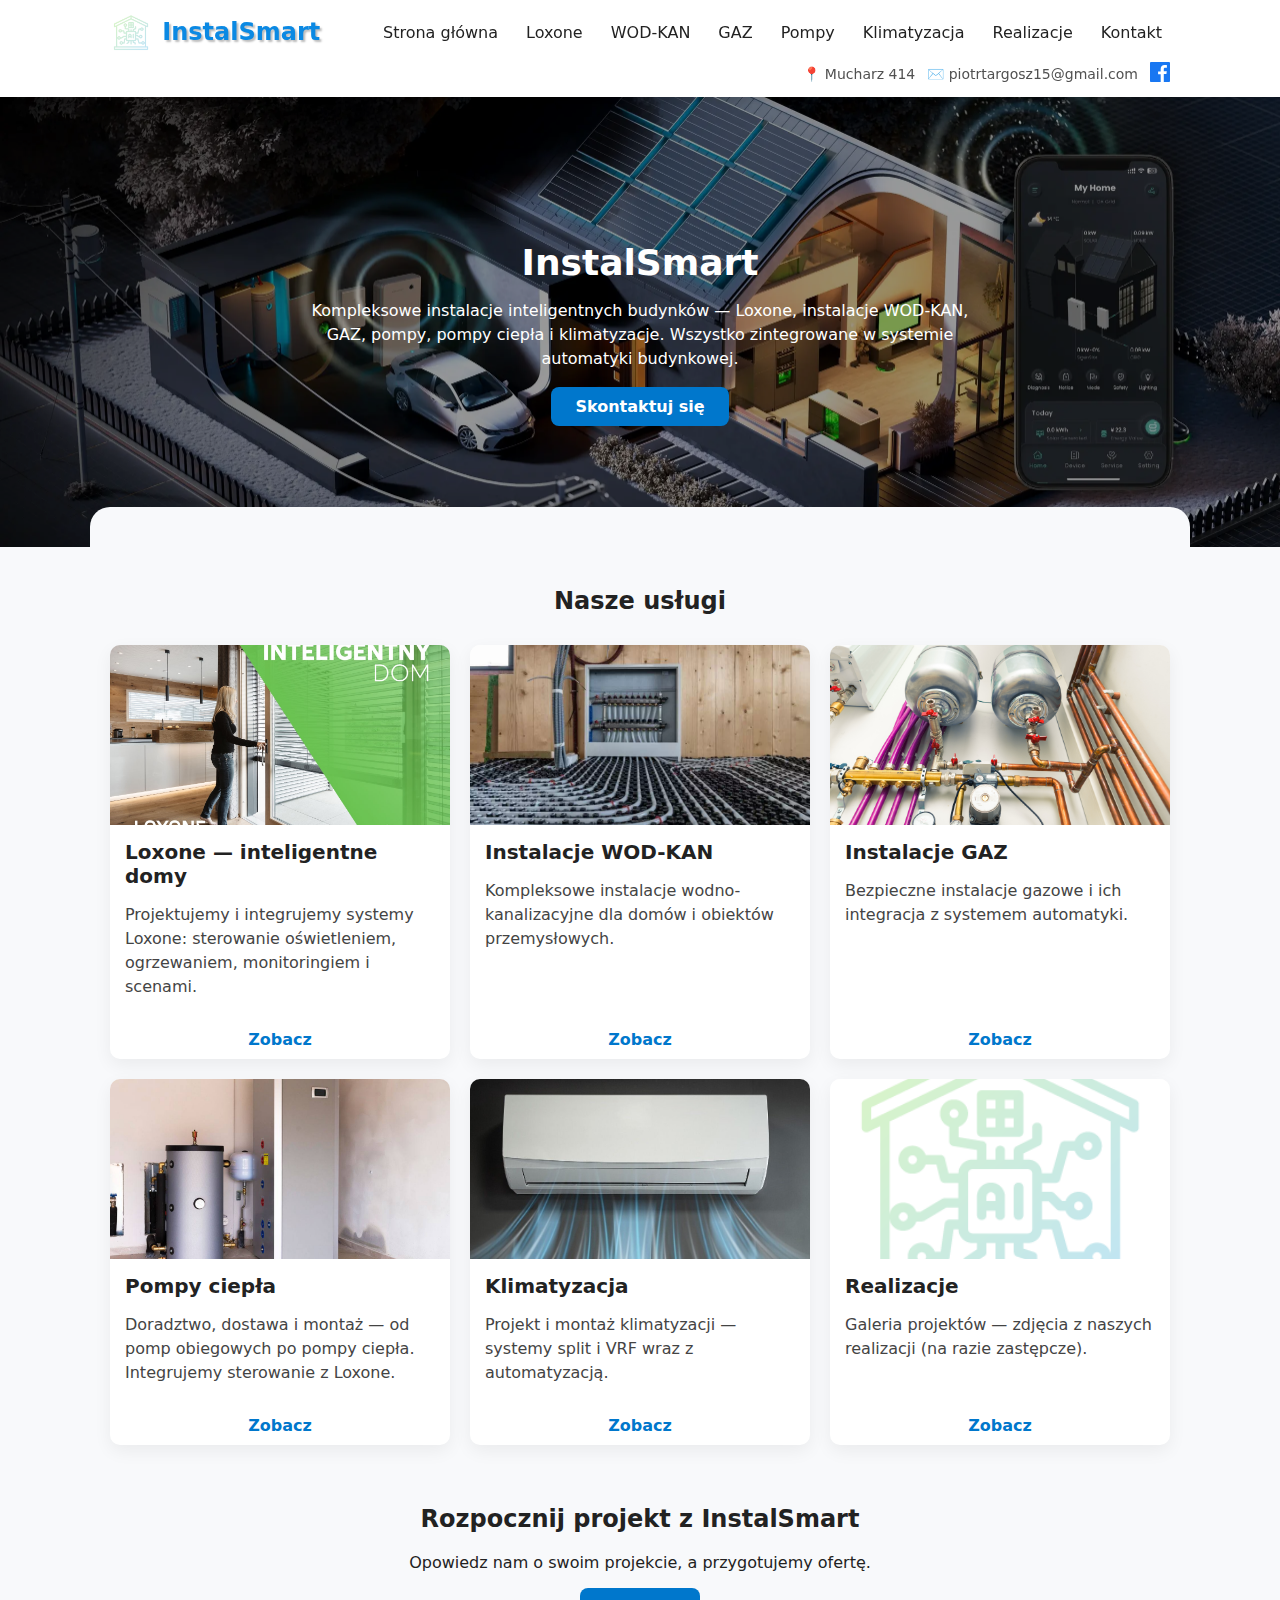
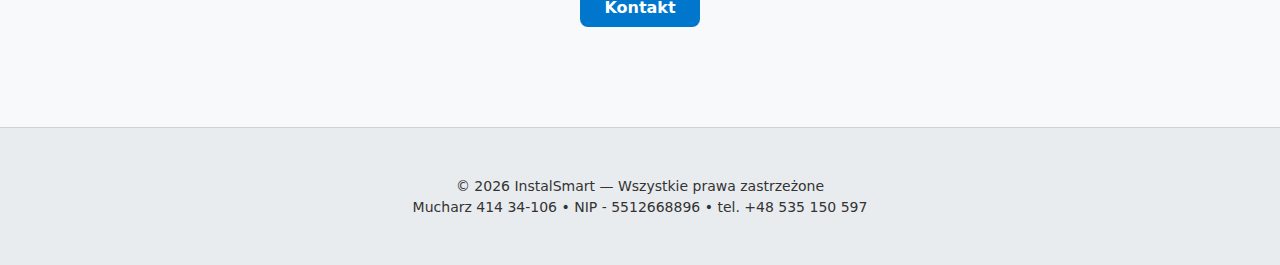
<file: index.html>
<!DOCTYPE html>
<html lang="pl">
<head>
  <meta charset="utf-8" />
  <meta name="viewport" content="width=device-width, initial-scale=1" />
  <title>InstalSmart — Inteligentne domy i instalacje</title>
  <link rel="stylesheet" href="styles.css">

</head>
<body>

  <div id="site-header"></div>


  <section class="hero">
    <img src="images/tlo.webp" alt="Tło hero" class="hero-img">
    <div class="hero-overlay"></div>
    <div class="hero-content">
      <h1>InstalSmart</h1>
      <p>Kompleksowe instalacje inteligentnych budynków — Loxone, instalacje WOD-KAN, GAZ, pompy, pompy ciepła i klimatyzacje. Wszystko zintegrowane w systemie automatyki budynkowej.</p>
      <a class="btn" href="kontakt.html">Skontaktuj się</a>
    </div>
  </section>

  <main class="main-content container">
    <section class="services">
      <h2>Nasze usługi</h2>
      <div class="grid">
        <article class="card">
          <img src="images/loxone.jpg" alt="System Loxone inteligentny dom">
          <h3>Loxone — inteligentne domy</h3>
          <p>Projektujemy i integrujemy systemy Loxone: sterowanie oświetleniem, ogrzewaniem, monitoringiem i scenami.</p>
          <a href="loxone.html" class="card-link">Zobacz</a>
        </article>

        <article class="card">
          <img src="images/wod-kan.webp" alt="Instalacje wodno-kanalizacyjne">
          <h3>Instalacje WOD-KAN</h3>
          <p>Kompleksowe instalacje wodno-kanalizacyjne dla domów i obiektów przemysłowych.</p>
          <a href="wod-kan.html" class="card-link">Zobacz</a>
        </article>

        <article class="card">
          <img src="images/gaz.jpeg" alt="Instalacje gazowe">
          <h3>Instalacje GAZ</h3>
          <p>Bezpieczne instalacje gazowe i ich integracja z systemem automatyki.</p>
          <a href="gaz.html" class="card-link">Zobacz</a>
        </article>

        <article class="card">
          <img src="images/pompa-ciepla.jpg" alt="Pompy ciepła i pompy obiegowe">
          <h3>Pompy ciepła</h3>
          <p>Doradztwo, dostawa i montaż — od pomp obiegowych po pompy ciepła. Integrujemy sterowanie z Loxone.</p>
          <a href="pompy.html" class="card-link">Zobacz</a>
        </article>

        <article class="card">
          <img src="images/klimatyzacja.jpeg" alt="Systemy klimatyzacji">
          <h3>Klimatyzacja</h3>
          <p>Projekt i montaż klimatyzacji — systemy split i VRF wraz z automatyzacją.</p>
          <a href="klimatyzacja.html" class="card-link">Zobacz</a>
        </article>

        <article class="card">
          <img src="images/logo.png" alt="Logo InstalSmart">
          <h3>Realizacje</h3>
          <p>Galeria projektów — zdjęcia z naszych realizacji (na razie zastępcze).</p>
          <a href="realizacje.html" class="card-link">Zobacz</a>
        </article>
      </div>
    </section>

    <section class="cta">
      <h2>Rozpocznij projekt z InstalSmart</h2>
      <p>Opowiedz nam o swoim projekcie, a przygotujemy ofertę.</p>
      <a class="btn" href="kontakt.html">Kontakt</a>
    </section>
  </main>

  <div id="site-footer" class="footer-placeholder">
    <p>© 2025 InstalSmart — Wszystkie prawa zastrzeżone</p>
    <p>Adres firmy • NIP • tel. +48 000 000 000</p>
  </div>

  <script src="script.js"></script>
</body>
</html>
</file>
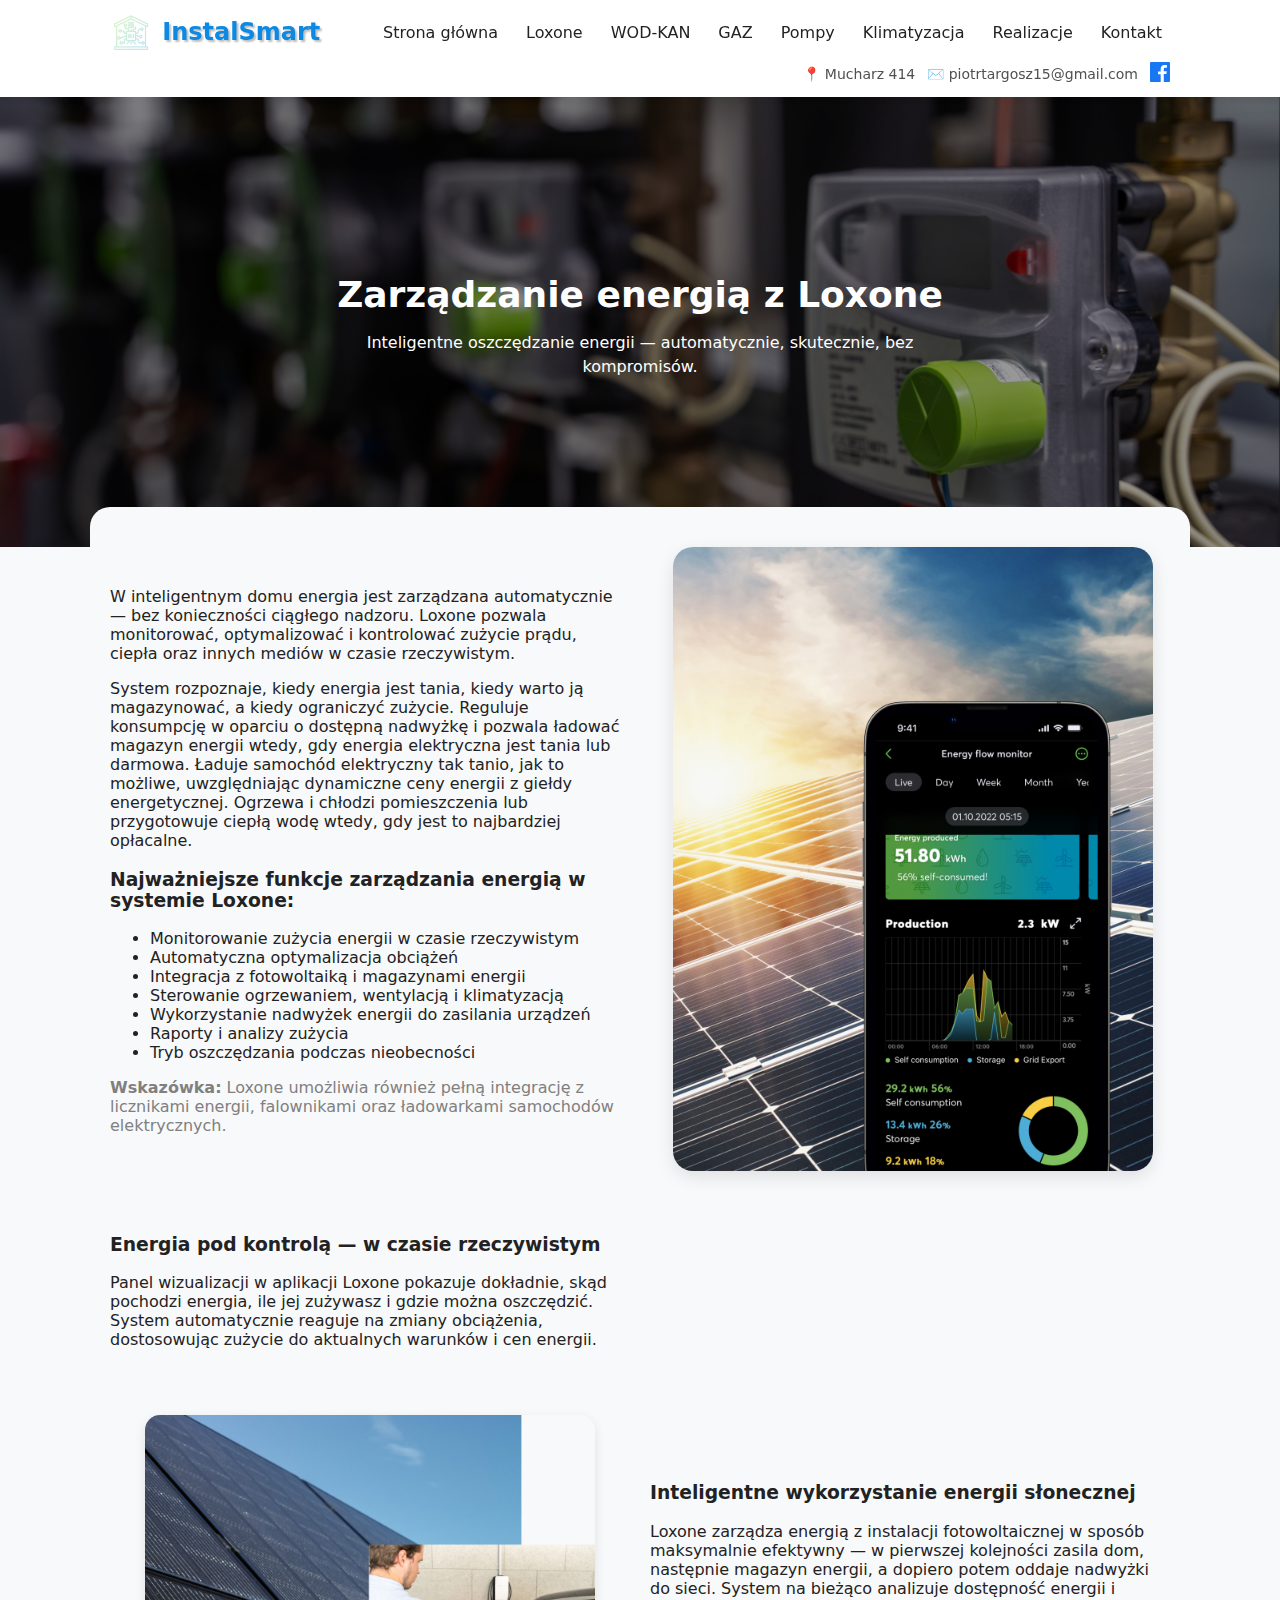
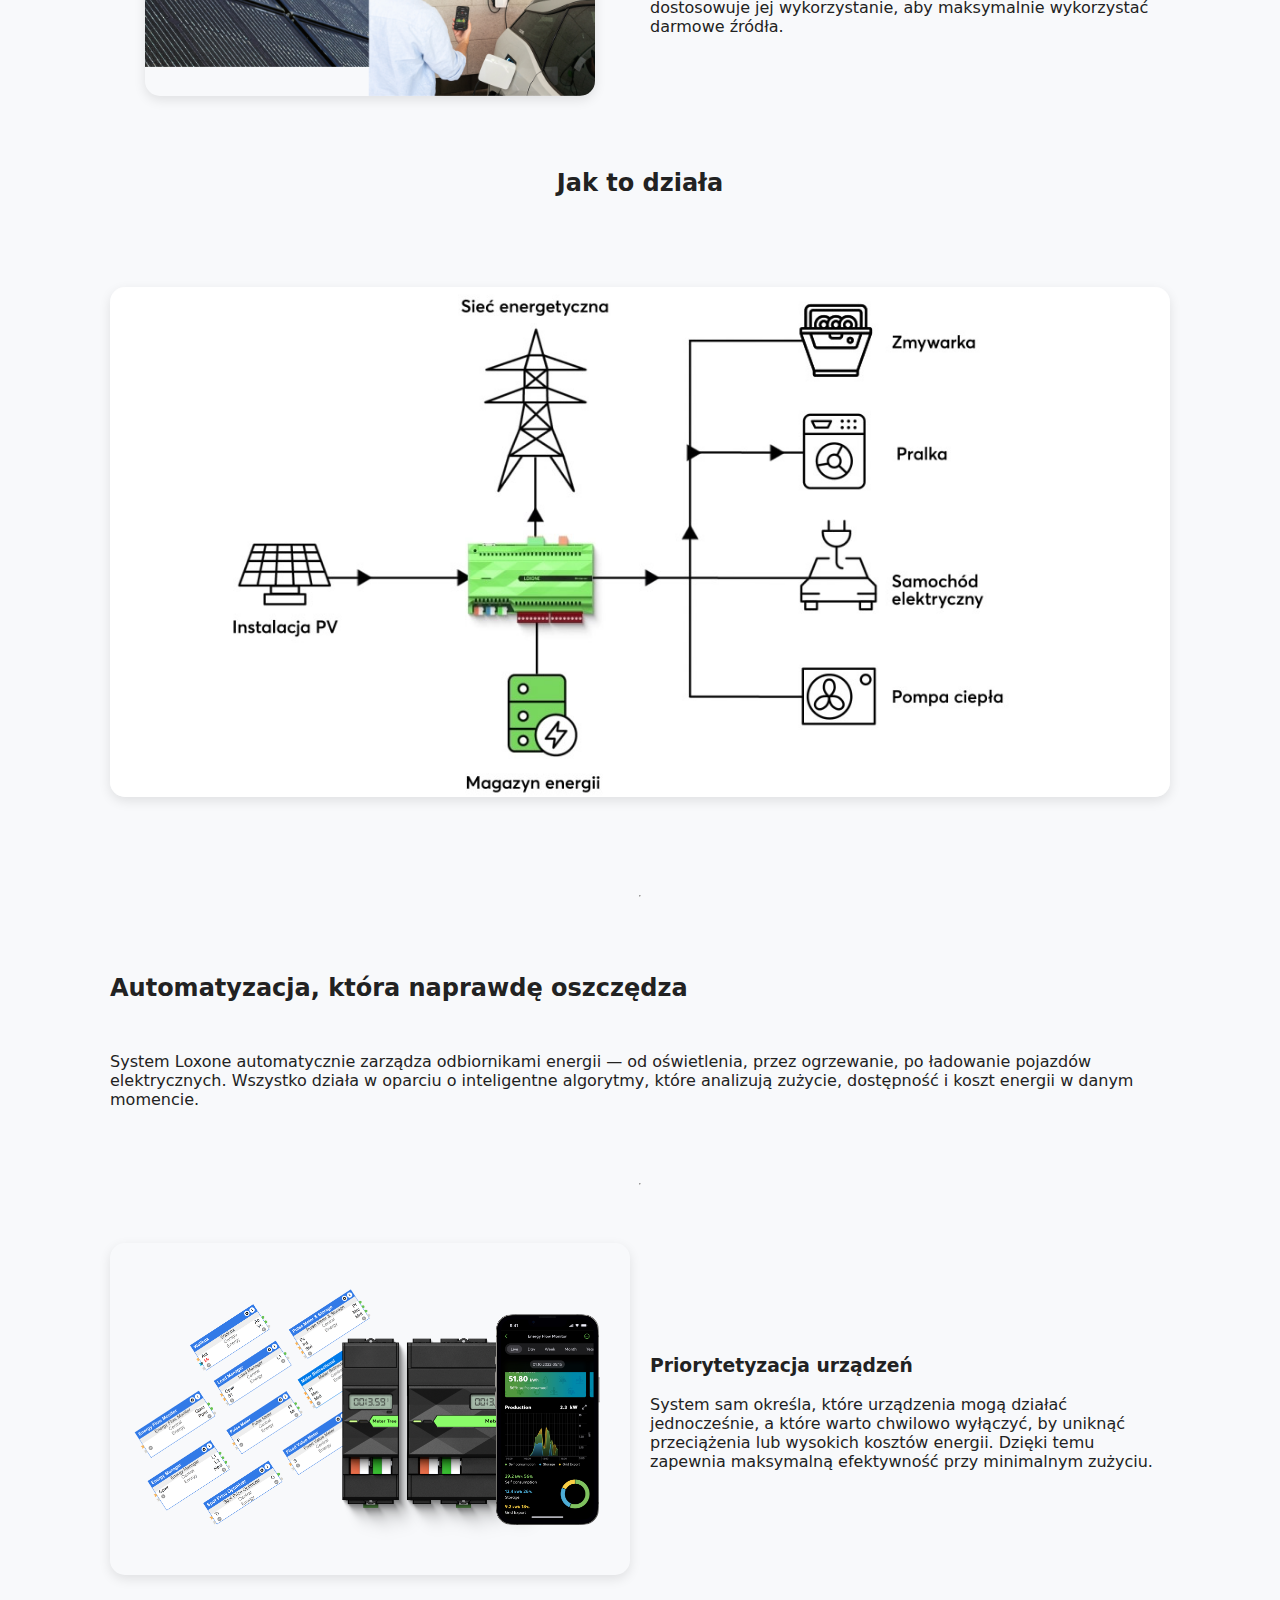
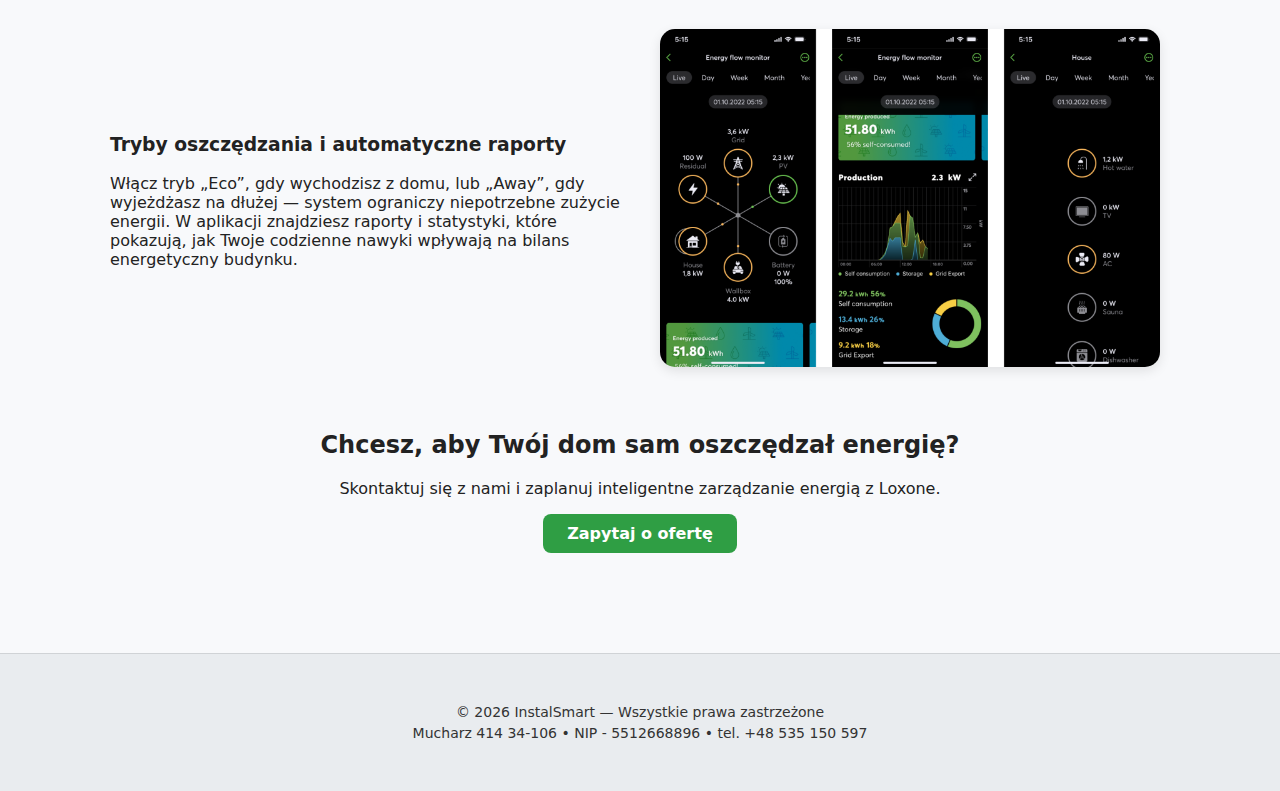
<file: energia.html>
<!DOCTYPE html>
<html lang="pl">
<head>
  <meta charset="utf-8" />
  <meta name="viewport" content="width=device-width, initial-scale=1" />
  <title>Zarządzanie energią — Loxone | InstalSmart</title>
  <link rel="stylesheet" href="styles.css">
  <style>
    @media (max-width: 768px) {
    .feature-detail,
    .mode-block {
        grid-template-columns: 1fr !important;
        text-align: center;
    }

    .feature-detail .image-content,
    .mode-block .mode-image {
        order: 1;
        margin-top: 20px;
    }

    .mode-block .mode-text {
        text-align: center;
    }
    }
  </style>
</head>
<body>

<header id="site-header"></header>

<section class="hero">
  <img src="images/czujnik-energii.png" alt="Zarządzanie energią Loxone" class="hero-img">
  <div class="hero-overlay"></div>
  <div class="hero-content">
    <h1>Zarządzanie energią z Loxone</h1>
    <p>Inteligentne oszczędzanie energii — automatycznie, skutecznie, bez kompromisów.</p>
  </div>
</section>

<main class="main-content container">
  <section class="feature-detail" style="display: grid; grid-template-columns: 1fr 1fr; align-items: center; gap: 30px;">

    <div class="text-content">
      <p>
        W inteligentnym domu energia jest zarządzana automatycznie — bez konieczności ciągłego nadzoru. Loxone pozwala
        monitorować, optymalizować i kontrolować zużycie prądu, ciepła oraz innych mediów w czasie rzeczywistym.
      </p>

      <p>
        System rozpoznaje, kiedy energia jest tania, kiedy warto ją magazynować, a kiedy ograniczyć zużycie.
        Reguluje konsumpcję w oparciu o dostępną nadwyżkę i pozwala ładować magazyn energii wtedy, gdy energia elektryczna
        jest tania lub darmowa. Ładuje samochód elektryczny tak tanio, jak to możliwe, uwzględniając dynamiczne ceny energii
        z giełdy energetycznej. Ogrzewa i chłodzi pomieszczenia lub przygotowuje ciepłą wodę wtedy, gdy jest to najbardziej opłacalne.
      </p>

      <h3>Najważniejsze funkcje zarządzania energią w systemie Loxone:</h3>
      <ul class="checklist">
        <li>Monitorowanie zużycia energii w czasie rzeczywistym</li>
        <li>Automatyczna optymalizacja obciążeń</li>
        <li>Integracja z fotowoltaiką i magazynami energii</li>
        <li>Sterowanie ogrzewaniem, wentylacją i klimatyzacją</li>
        <li>Wykorzystanie nadwyżek energii do zasilania urządzeń</li>
        <li>Raporty i analizy zużycia</li>
        <li>Tryb oszczędzania podczas nieobecności</li>
      </ul>

      <p style="color:gray"><strong>Wskazówka:</strong> Loxone umożliwia również pełną integrację z licznikami energii, falownikami oraz ładowarkami samochodów elektrycznych.</p>
    </div>

    <div class="image-content" style="text-align:center;">
      <img src="images/panel-energia.jpg" alt="Panel zarządzania energią Loxone" style="max-width:480px; width:100%; border-radius:20px; box-shadow:0 6px 18px rgba(0,0,0,0.1);">
    </div>

  </section>

  <section class="light-modes" style="display: grid; gap: 50px; margin-top: 40px;">

  <div class="mode-block" style="display: grid; grid-template-columns: 1fr 1fr; align-items: center; gap: 20px;">
    <div class="mode-text">
      <h3>Energia pod kontrolą — w czasie rzeczywistym</h3>
      <p>Panel wizualizacji w aplikacji Loxone pokazuje dokładnie, skąd pochodzi energia, ile jej zużywasz i gdzie można oszczędzić. 
      System automatycznie reaguje na zmiany obciążenia, dostosowując zużycie do aktualnych warunków i cen energii.</p>
    </div>
  </div>

  <div class="mode-block" style="display: grid; grid-template-columns: 1fr 1fr; align-items: center; gap: 20px;">
    <div class="mode-image" style="text-align:center;">
      <img src="images/auto.png" alt="Fotowoltaika z Loxone" style="max-width:450px; width:100%; border-radius:15px; box-shadow:0 4px 12px rgba(0,0,0,0.1);">
    </div>
    <div class="mode-text">
      <h3>Inteligentne wykorzystanie energii słonecznej</h3>
      <p>Loxone zarządza energią z instalacji fotowoltaicznej w sposób maksymalnie efektywny — w pierwszej kolejności zasila dom,
      następnie magazyn energii, a dopiero potem oddaje nadwyżki do sieci. System na bieżąco analizuje dostępność energii i dostosowuje jej wykorzystanie,
      aby maksymalnie wykorzystać darmowe źródła.</p>
    </div>
  </div>
  <h2 style="text-align: center; margin-bottom: 0px">Jak to działa</h2>
  <img src="images/schemat.jpg" alt="Schemat przepływu energii" style="width:100%; display:block; margin:40px 0; border-radius:15px; box-shadow:0 4px 12px rgba(0,0,0,0.1);">

  <hr>

  <h2 style="margin-bottom: 0px;">Automatyzacja, która naprawdę oszczędza</h2>
  <p style="margin-top: 0px;">System Loxone automatycznie zarządza odbiornikami energii — od oświetlenia, przez ogrzewanie, po ładowanie pojazdów elektrycznych.
  Wszystko działa w oparciu o inteligentne algorytmy, które analizują zużycie, dostępność i koszt energii w danym momencie.</p>
  <hr>

  <div class="mode-block" style="display: grid; grid-template-columns: 1fr 1fr; align-items: center; gap: 20px;">
    <div class="mode-image" style="text-align:center;">
      <img src="images//system-sterowania.png" alt="Sterowanie urządzeniami" style="max-width:550px; width:100%; border-radius:15px; box-shadow:0 4px 12px rgba(0,0,0,0.1);">
    </div>
    <div class="mode-text">
      <h3>Priorytetyzacja urządzeń</h3>
      <p>System sam określa, które urządzenia mogą działać jednocześnie, a które warto chwilowo wyłączyć, by uniknąć przeciążenia lub wysokich kosztów energii.
      Dzięki temu zapewnia maksymalną efektywność przy minimalnym zużyciu.</p>
    </div>
  </div>

  <div class="mode-block" style="display: grid; grid-template-columns: 1fr 1fr; align-items: center; gap: 20px;">
    <div class="mode-text">
      <h3>Tryby oszczędzania i automatyczne raporty</h3>
      <p>Włącz tryb „Eco”, gdy wychodzisz z domu, lub „Away”, gdy wyjeżdżasz na dłużej — system ograniczy niepotrzebne zużycie energii.
      W aplikacji znajdziesz raporty i statystyki, które pokazują, jak Twoje codzienne nawyki wpływają na bilans energetyczny budynku.</p>
    </div>
    <div class="mode-image" style="text-align:center;">
      <img src="images/oszczednosc.webp" alt="Tryb oszczędzania energii" style="max-width:500px; width:100%; border-radius:15px; box-shadow:0 4px 12px rgba(0,0,0,0.1);">
    </div>
  </div>

</section>

  <section class="cta">
    <h2>Chcesz, aby Twój dom sam oszczędzał energię?</h2>
    <p>Skontaktuj się z nami i zaplanuj inteligentne zarządzanie energią z Loxone.</p>
    <a class="btn" style="background-color: #2f9e44;" href="kontakt.html">Zapytaj o ofertę</a>
  </section>
</main>

<footer id="site-footer"></footer>
<script src="script.js"></script>
</body>
</html>
</file>
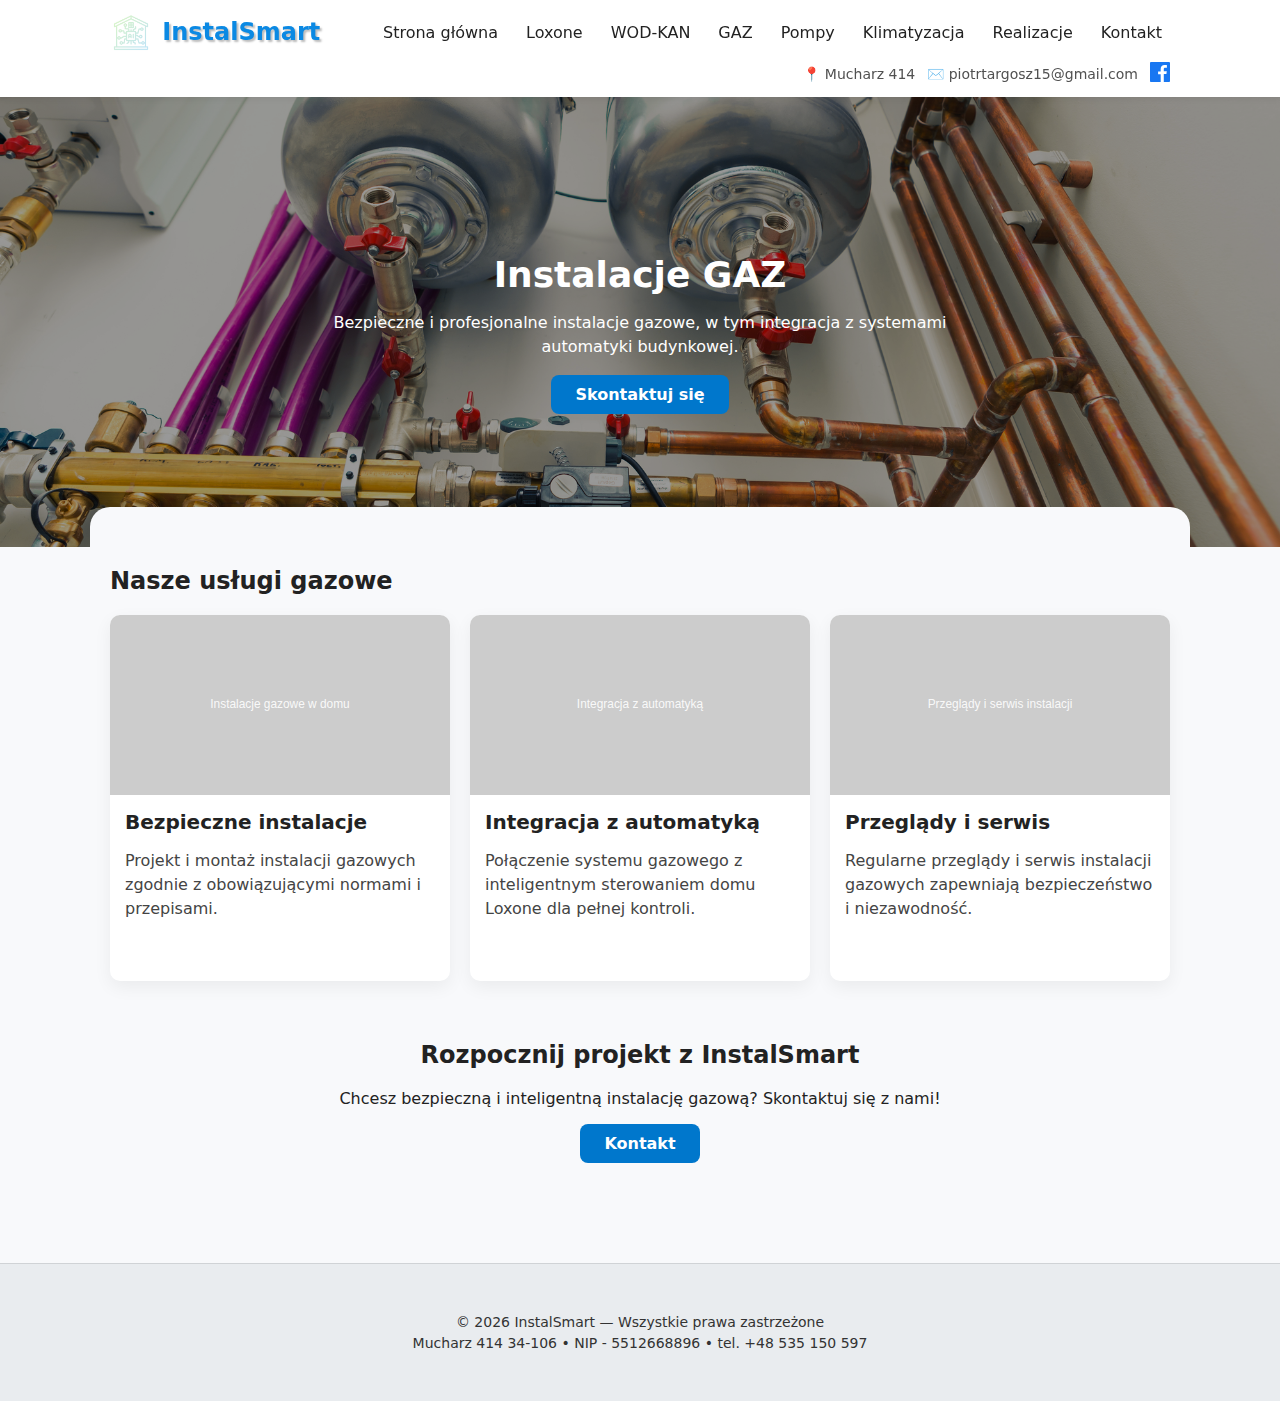
<file: gaz.html>
<!DOCTYPE html>
<html lang="pl">
<head>
  <meta charset="utf-8" />
  <meta name="viewport" content="width=device-width, initial-scale=1" />
  <title>Instalacje GAZ | InstalSmart</title>
  <link rel="stylesheet" href="styles.css">
</head>
<body>
  <div id="site-header"></div>

  <section class="hero">
    <img src="images/gaz.jpeg" alt="Instalacje gazowe" class="hero-img">
    <div class="hero-overlay"></div>
    <div class="hero-content">
      <h1>Instalacje GAZ</h1>
      <p>Bezpieczne i profesjonalne instalacje gazowe, w tym integracja z systemami automatyki budynkowej.</p>
      <a class="btn" href="kontakt.html">Skontaktuj się</a>
    </div>
  </section>

  <main class="main-content container">
    <section class="service-details">
      <h2>Nasze usługi gazowe</h2>
      <div class="grid">
        <div class="card">
          <img src="images/gaz.jpeg" alt="Instalacje gazowe w domu" class="placeholder-img" data-alt="Instalacje gazowe w domu">
          <h3>Bezpieczne instalacje</h3>
          <p>Projekt i montaż instalacji gazowych zgodnie z obowiązującymi normami i przepisami.</p>
        </div>

        <div class="card">
          <img src="images/gaz.jpeg" alt="Integracja z automatyką" class="placeholder-img" data-alt="Integracja z automatyką">
          <h3>Integracja z automatyką</h3>
          <p>Połączenie systemu gazowego z inteligentnym sterowaniem domu Loxone dla pełnej kontroli.</p>
        </div>

        <div class="card">
          <img src="images/gaz.jpeg" alt="Przeglądy i serwis instalacji" class="placeholder-img" data-alt="Przeglądy i serwis instalacji">
          <h3>Przeglądy i serwis</h3>
          <p>Regularne przeglądy i serwis instalacji gazowych zapewniają bezpieczeństwo i niezawodność.</p>
        </div>
      </div>
    </section>

    <section class="cta">
      <h2>Rozpocznij projekt z InstalSmart</h2>
      <p>Chcesz bezpieczną i inteligentną instalację gazową? Skontaktuj się z nami!</p>
      <a class="btn" href="kontakt.html">Kontakt</a>
    </section>
  </main>

  <div id="site-footer" class="footer-placeholder"></div>

  <script src="script.js"></script>
</body>
</html>
</file>
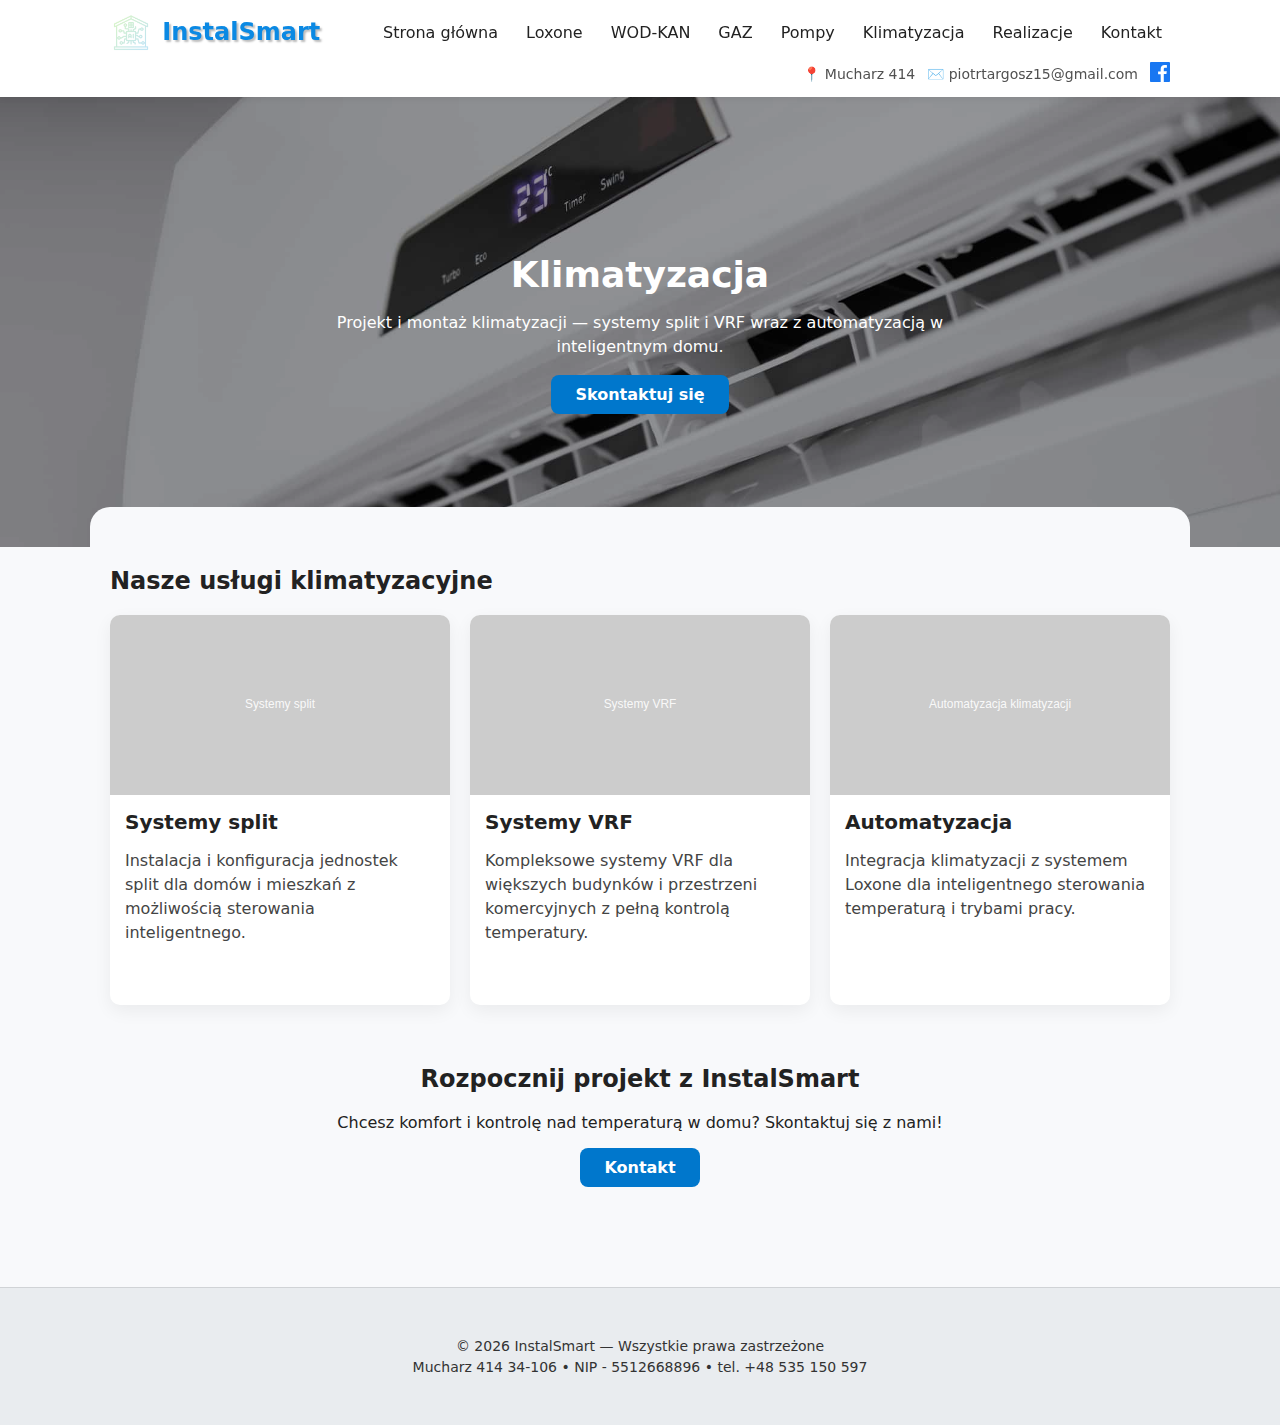
<file: klimatyzacja.html>
<!DOCTYPE html>
<html lang="pl">
<head>
  <meta charset="utf-8" />
  <meta name="viewport" content="width=device-width, initial-scale=1" />
  <title>Klimatyzacja | InstalSmart</title>
  <link rel="stylesheet" href="styles.css">
</head>
<body>
  <div id="site-header"></div>

  <section class="hero">
    <img src="images/klimatyzacja2.jpg" alt="Systemy klimatyzacji" class="hero-img">
    <div class="hero-overlay"></div>
    <div class="hero-content">
      <h1>Klimatyzacja</h1>
      <p>Projekt i montaż klimatyzacji — systemy split i VRF wraz z automatyzacją w inteligentnym domu.</p>
      <a class="btn" href="kontakt.html">Skontaktuj się</a>
    </div>
  </section>

  <main class="main-content container">
    <section class="service-details">
      <h2>Nasze usługi klimatyzacyjne</h2>
      <div class="grid">
        <div class="card">
          <img src="images/klimatyzacja.jpeg" alt="Systemy split" class="placeholder-img" data-alt="Systemy split">
          <h3>Systemy split</h3>
          <p>Instalacja i konfiguracja jednostek split dla domów i mieszkań z możliwością sterowania inteligentnego.</p>
        </div>

        <div class="card">
          <img src="images/klimatyzacja.jpeg" alt="Systemy VRF" class="placeholder-img" data-alt="Systemy VRF">
          <h3>Systemy VRF</h3>
          <p>Kompleksowe systemy VRF dla większych budynków i przestrzeni komercyjnych z pełną kontrolą temperatury.</p>
        </div>

        <div class="card">
          <img src="images/klimatyzacja.jpeg" alt="Automatyzacja klimatyzacji" class="placeholder-img" data-alt="Automatyzacja klimatyzacji">
          <h3>Automatyzacja</h3>
          <p>Integracja klimatyzacji z systemem Loxone dla inteligentnego sterowania temperaturą i trybami pracy.</p>
        </div>
      </div>
    </section>

    <section class="cta">
      <h2>Rozpocznij projekt z InstalSmart</h2>
      <p>Chcesz komfort i kontrolę nad temperaturą w domu? Skontaktuj się z nami!</p>
      <a class="btn" href="kontakt.html">Kontakt</a>
    </section>
  </main>

  <div id="site-footer" class="footer-placeholder"></div>

  <script src="script.js"></script>
</body>
</html>
</file>
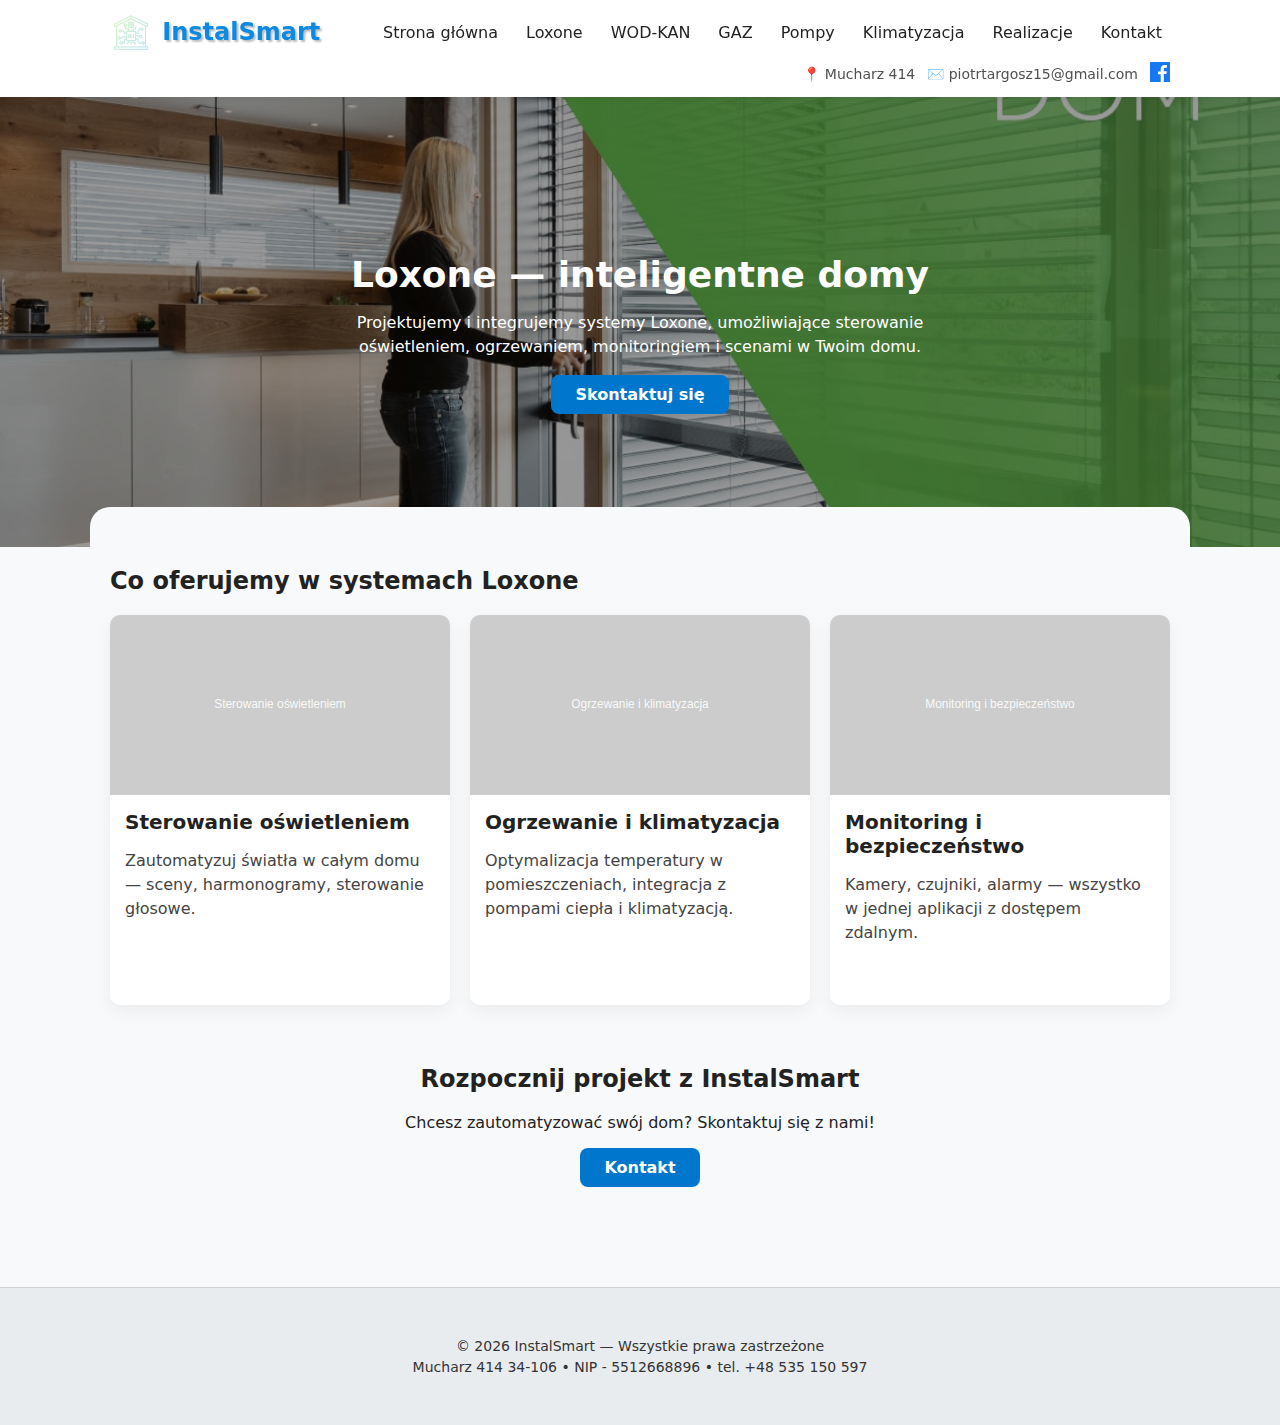
<file: loxone.html>
<!DOCTYPE html>
<html lang="pl">
<head>
  <meta charset="utf-8" />
  <meta name="viewport" content="width=device-width, initial-scale=1" />
  <title>Loxone — Inteligentne domy | InstalSmart</title>
  <link rel="stylesheet" href="styles.css">
</head>
<body>

  <div id="site-header"></div>

  <section class="hero">
    <img src="images/loxone.jpg" alt="System Loxone inteligentny dom" class="hero-img">
    <div class="hero-overlay"></div>
    <div class="hero-content">
      <h1>Loxone — inteligentne domy</h1>
      <p>Projektujemy i integrujemy systemy Loxone, umożliwiające sterowanie oświetleniem, ogrzewaniem, monitoringiem i scenami w Twoim domu.</p>
      <a class="btn" href="kontakt.html">Skontaktuj się</a>
    </div>
  </section>

  <main class="main-content container">
    <section class="service-details">
      <h2>Co oferujemy w systemach Loxone</h2>
      <div class="grid">
        <div class="card">
          <img src="images/loxone.jpg" alt="Sterowanie oświetleniem" class="placeholder-img" data-alt="Sterowanie oświetleniem">
          <h3>Sterowanie oświetleniem</h3>
          <p>Zautomatyzuj światła w całym domu — sceny, harmonogramy, sterowanie głosowe.</p>
        </div>

        <div class="card">
          <img src="images/loxone.jpg" alt="Ogrzewanie i klimatyzacja" class="placeholder-img" data-alt="Ogrzewanie i klimatyzacja">
          <h3>Ogrzewanie i klimatyzacja</h3>
          <p>Optymalizacja temperatury w pomieszczeniach, integracja z pompami ciepła i klimatyzacją.</p>
        </div>

        <div class="card">
          <img src="images/loxone.jpg" alt="Monitoring i bezpieczeństwo" class="placeholder-img" data-alt="Monitoring i bezpieczeństwo">
          <h3>Monitoring i bezpieczeństwo</h3>
          <p>Kamery, czujniki, alarmy — wszystko w jednej aplikacji z dostępem zdalnym.</p>
        </div>
      </div>
    </section>

    <section class="cta">
      <h2>Rozpocznij projekt z InstalSmart</h2>
      <p>Chcesz zautomatyzować swój dom? Skontaktuj się z nami!</p>
      <a class="btn" href="kontakt.html">Kontakt</a>
    </section>
  </main>

  <div id="site-footer" class="footer-placeholder"></div>

  <script src="script.js"></script>
</body>
</html>
</file>
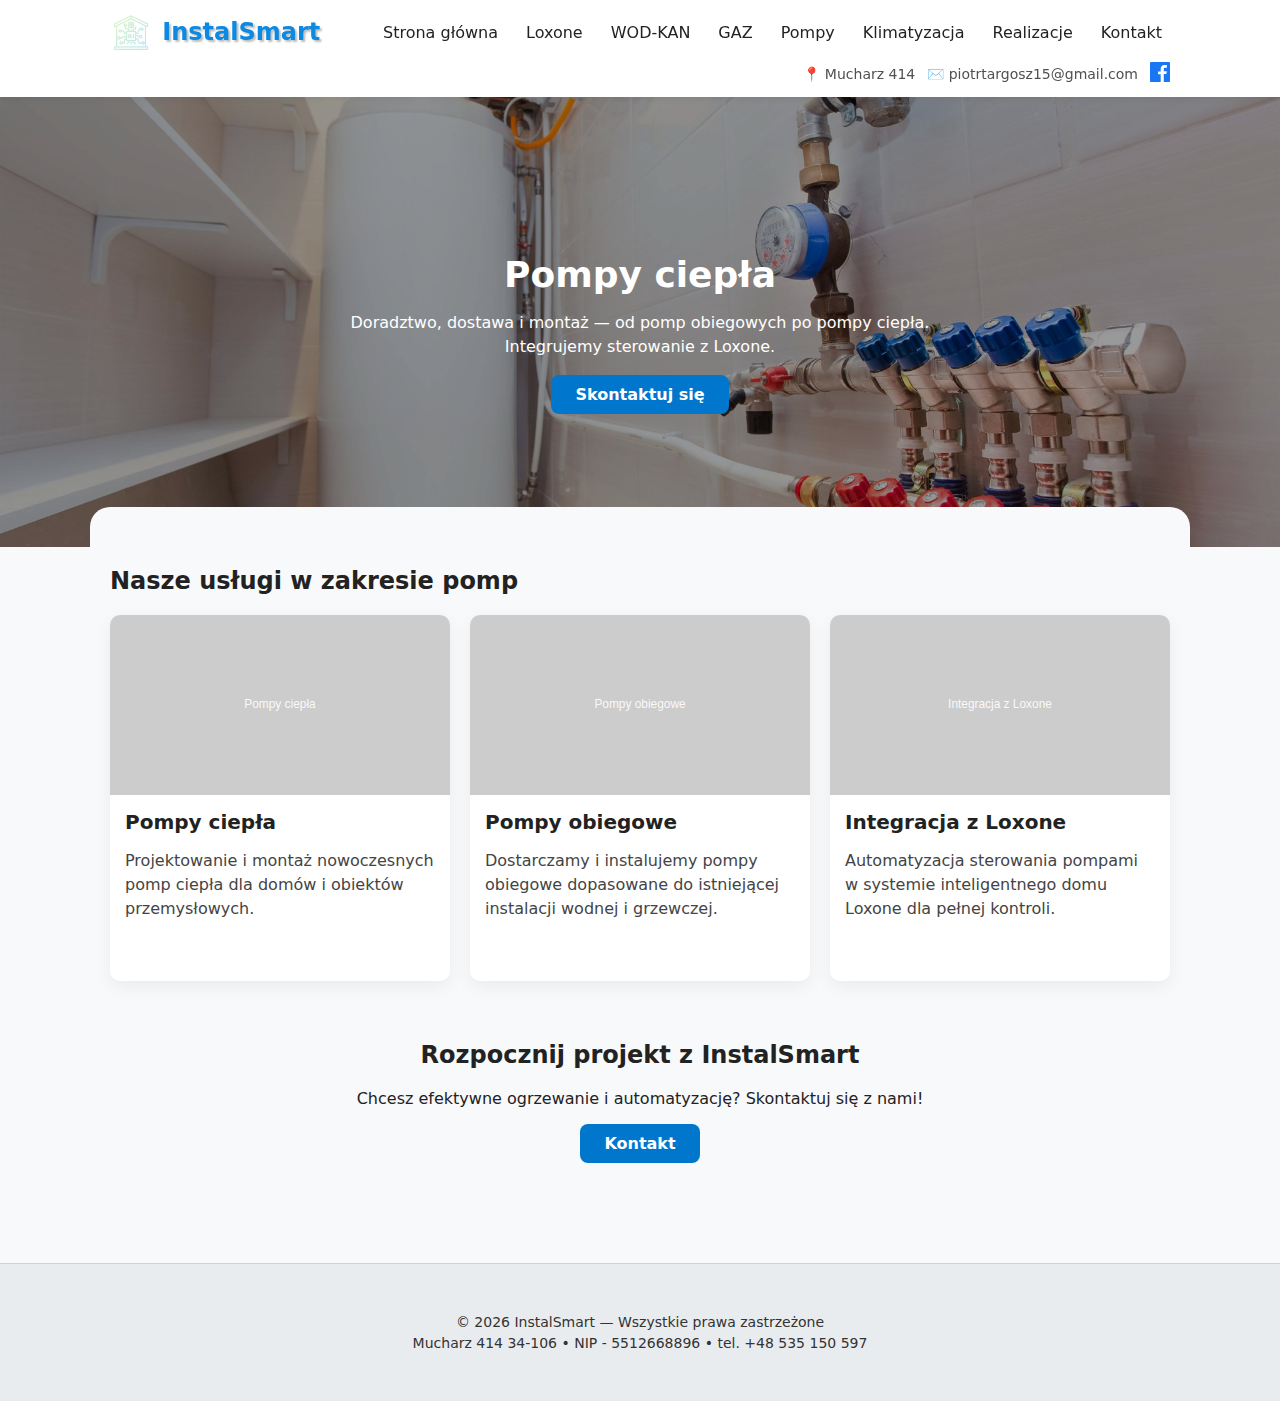
<file: pompy.html>
<!DOCTYPE html>
<html lang="pl">
<head>
  <meta charset="utf-8" />
  <meta name="viewport" content="width=device-width, initial-scale=1" />
  <title>Pompy ciepła i obiegowe | InstalSmart</title>
  <link rel="stylesheet" href="styles.css">
</head>
<body>
  <div id="site-header"></div>

  <section class="hero">
    <img src="images/pompa_ciepla2.jpg" alt="Pompy ciepła i pompy obiegowe" class="hero-img">
    <div class="hero-overlay"></div>
    <div class="hero-content">
      <h1>Pompy ciepła</h1>
      <p>Doradztwo, dostawa i montaż — od pomp obiegowych po pompy ciepła. Integrujemy sterowanie z Loxone.</p>
      <a class="btn" href="kontakt.html">Skontaktuj się</a>
    </div>
  </section>

  <main class="main-content container">
    <section class="service-details">
      <h2>Nasze usługi w zakresie pomp</h2>
      <div class="grid">
        <div class="card">
          <img src="images/pompa-ciepla.jpg" alt="Pompy ciepła" class="placeholder-img" data-alt="Pompy ciepła">
          <h3>Pompy ciepła</h3>
          <p>Projektowanie i montaż nowoczesnych pomp ciepła dla domów i obiektów przemysłowych.</p>
        </div>

        <div class="card">
          <img src="images/pompa-ciepla.jpg" alt="Pompy obiegowe" class="placeholder-img" data-alt="Pompy obiegowe">
          <h3>Pompy obiegowe</h3>
          <p>Dostarczamy i instalujemy pompy obiegowe dopasowane do istniejącej instalacji wodnej i grzewczej.</p>
        </div>

        <div class="card">
          <img src="images/pompa-ciepla.jpg" alt="Integracja z Loxone" class="placeholder-img" data-alt="Integracja z Loxone">
          <h3>Integracja z Loxone</h3>
          <p>Automatyzacja sterowania pompami w systemie inteligentnego domu Loxone dla pełnej kontroli.</p>
        </div>
      </div>
    </section>

    <section class="cta">
      <h2>Rozpocznij projekt z InstalSmart</h2>
      <p>Chcesz efektywne ogrzewanie i automatyzację? Skontaktuj się z nami!</p>
      <a class="btn" href="kontakt.html">Kontakt</a>
    </section>
  </main>

  <div id="site-footer" class="footer-placeholder"></div>

  <script src="script.js"></script>
</body>
</html>
</file>
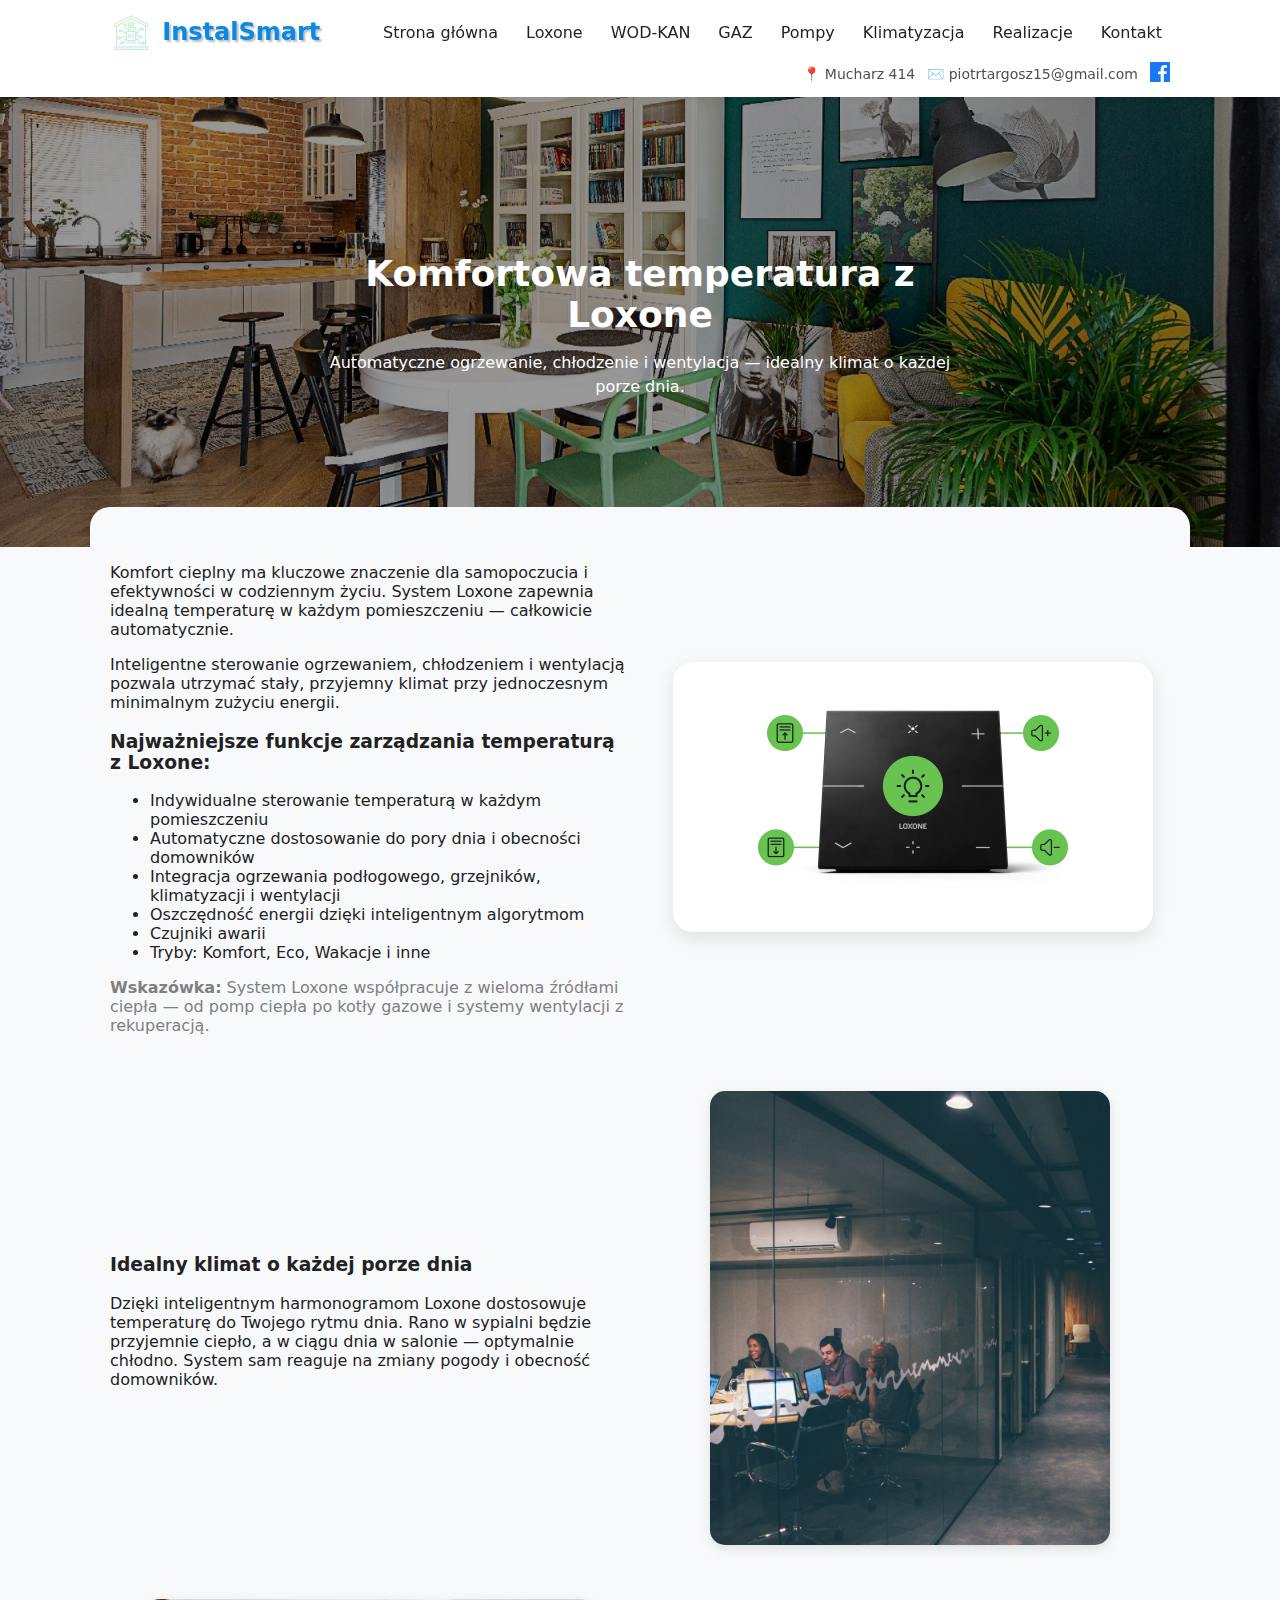
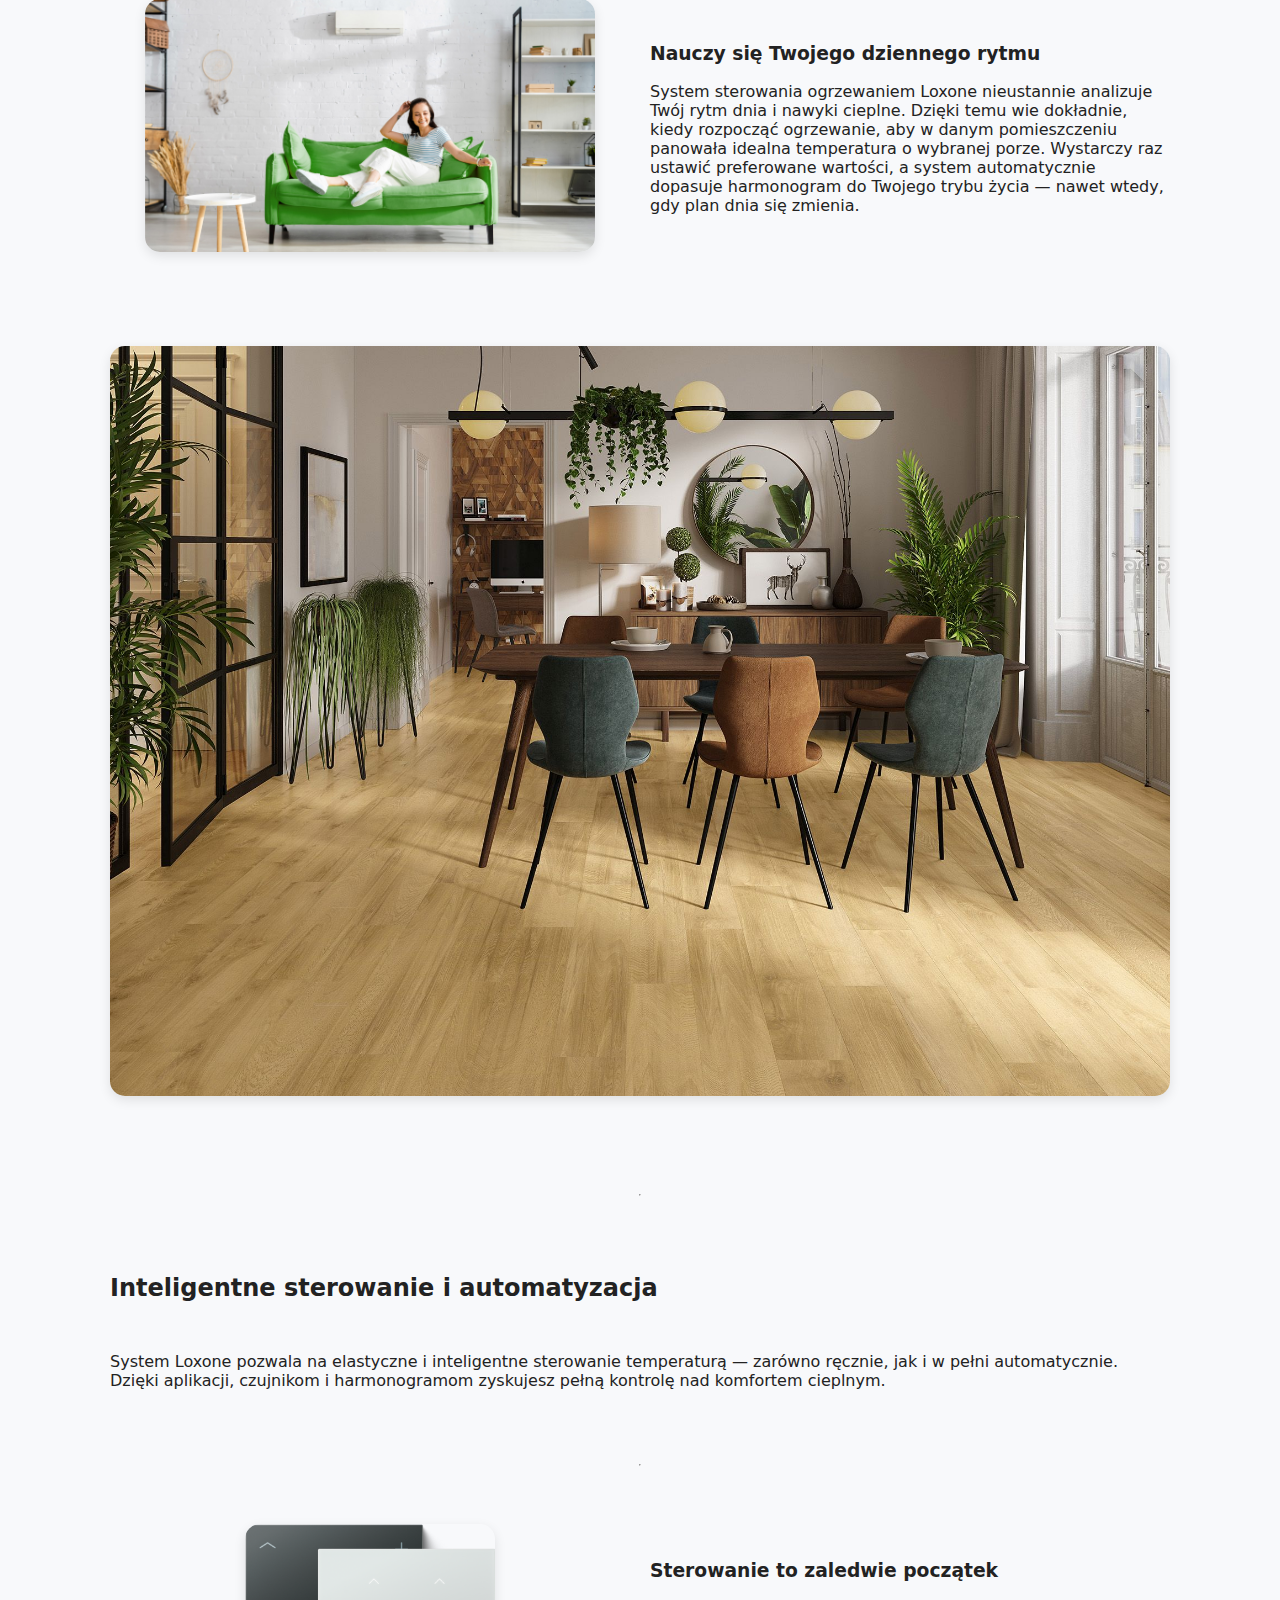
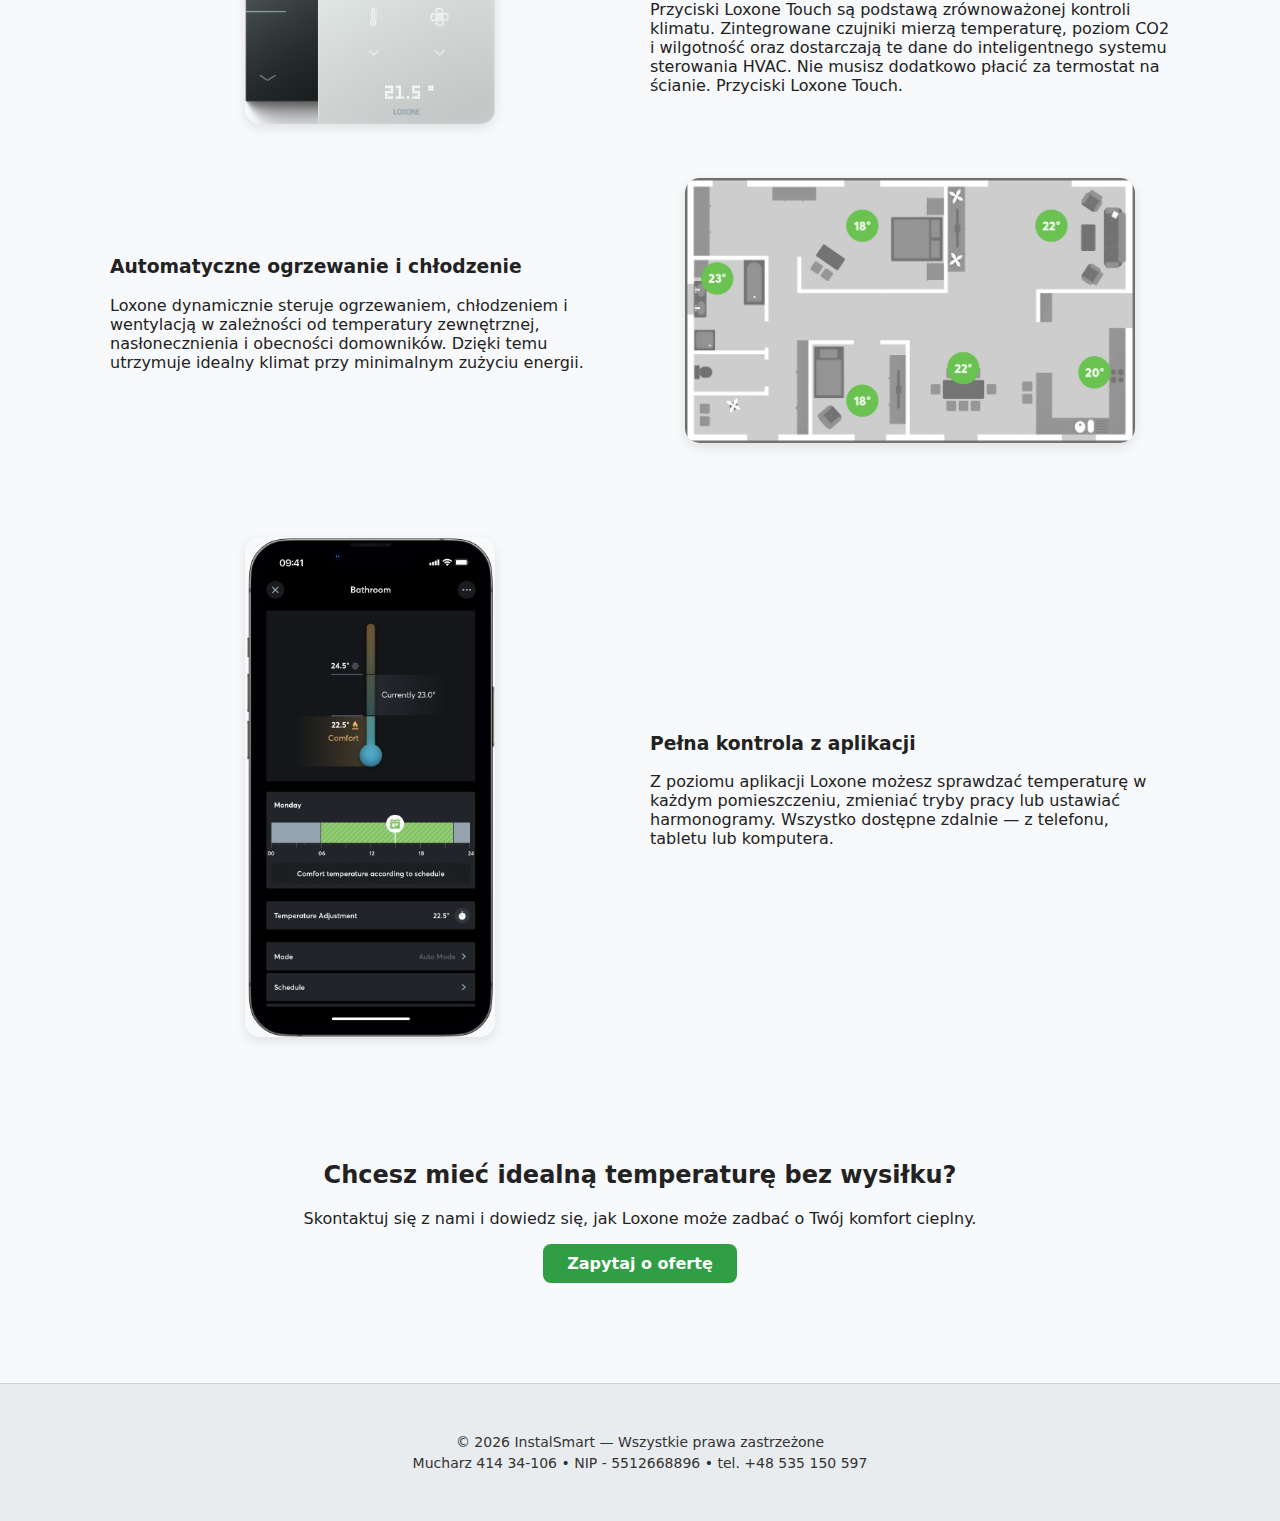
<file: temperatura.html>
<!DOCTYPE html>
<html lang="pl">
<head>
  <meta charset="utf-8" />
  <meta name="viewport" content="width=device-width, initial-scale=1" />
  <title>Komfortowa temperatura — Loxone | InstalSmart</title>
  <link rel="stylesheet" href="styles.css">
  <link rel="icon" href="images/logo-favicon.ico" type="image/x-icon">
  <style>
    @media (max-width: 768px) {
    .feature-detail,
    .mode-block {
        grid-template-columns: 1fr !important;
        text-align: center;
    }

    .feature-detail .image-content,
    .mode-block .mode-image {
        order: 1;
        margin-top: 20px;
    }

    .mode-block .mode-text {
        text-align: center;
    }
    }
  </style>
</head>
<body>

<header id="site-header"></header>

<section class="hero">
  <img src="images/hero-temperatura.jpg" alt="Komfortowa temperatura Loxone" class="hero-img">
  <div class="hero-overlay"></div>
  <div class="hero-content">
    <h1>Komfortowa temperatura z Loxone</h1>
    <p>Automatyczne ogrzewanie, chłodzenie i wentylacja — idealny klimat o każdej porze dnia.</p>
  </div>
</section>

<main class="main-content container">
  <section class="feature-detail" style="display: grid; grid-template-columns: 1fr 1fr; align-items: center; gap: 30px;">

    <div class="text-content">
      <p>
        Komfort cieplny ma kluczowe znaczenie dla samopoczucia i efektywności w codziennym życiu. System Loxone zapewnia idealną temperaturę w każdym pomieszczeniu — całkowicie automatycznie.
      </p>

      <p>
        Inteligentne sterowanie ogrzewaniem, chłodzeniem i wentylacją pozwala utrzymać stały, przyjemny klimat przy jednoczesnym minimalnym zużyciu energii.
      </p>

      <h3>Najważniejsze funkcje zarządzania temperaturą z Loxone:</h3>
      <ul class="checklist">
        <li>Indywidualne sterowanie temperaturą w każdym pomieszczeniu</li>
        <li>Automatyczne dostosowanie do pory dnia i obecności domowników</li>
        <li>Integracja ogrzewania podłogowego, grzejników, klimatyzacji i wentylacji</li>
        <li>Oszczędność energii dzięki inteligentnym algorytmom</li>
        <li>Czujniki awarii</li>
        <li>Tryby: Komfort, Eco, Wakacje i inne</li>
      </ul>

      <p style="color:gray"><strong>Wskazówka:</strong> System Loxone współpracuje z wieloma źródłami ciepła — od pomp ciepła po kotły gazowe i systemy wentylacji z rekuperacją.</p>
    </div>

    <div class="image-content" style="text-align:center;">
      <img src="images/panel-temperatura.webp" alt="Panel temperatury Loxone" style="max-width:480px; width:100%; border-radius:20px; box-shadow:0 6px 18px rgba(0,0,0,0.1);">
    </div>

  </section>

  <!-- Sekcje o trybach i funkcjach -->
  <section class="light-modes" style="display: grid; gap: 50px; margin-top: 40px;">

  <div class="mode-block" style="display: grid; grid-template-columns: 1fr 1fr; align-items: center; gap: 20px;">
    <div class="mode-text">
      <h3>Idealny klimat o każdej porze dnia</h3>
      <p>Dzięki inteligentnym harmonogramom Loxone dostosowuje temperaturę do Twojego rytmu dnia. Rano w sypialni będzie przyjemnie ciepło, a w ciągu dnia w salonie — optymalnie chłodno. System sam reaguje na zmiany pogody i obecność domowników.</p>
    </div>
    <div class="mode-image" style="text-align:center;">
      <img src="images/cieplo-klimat.jpg" alt="Domowy klimat" style="max-width:400px; width:100%; border-radius:15px; box-shadow:0 4px 12px rgba(0,0,0,0.1);">
    </div>
  </div>

  <div class="mode-block" style="display: grid; grid-template-columns: 1fr 1fr; align-items: center; gap: 20px;">
  <div class="mode-image" style="text-align:center;">
    <img src="images/automat-temp.jpg" alt="System uczący się rytmu dnia" style="max-width:450px; width:100%; border-radius:15px; box-shadow:0 4px 12px rgba(0,0,0,0.1);">
  </div>
  <div class="mode-text">
    <h3>Nauczy się Twojego dziennego rytmu</h3>
    <p>
      System sterowania ogrzewaniem Loxone nieustannie analizuje Twój rytm dnia i nawyki cieplne. 
      Dzięki temu wie dokładnie, kiedy rozpocząć ogrzewanie, aby w danym pomieszczeniu panowała idealna temperatura 
      o wybranej porze. Wystarczy raz ustawić preferowane wartości, a system automatycznie dopasuje harmonogram 
      do Twojego trybu życia — nawet wtedy, gdy plan dnia się zmienia.
    </p>
  </div>
</div>

  <img src="images/sparator-cieplo.jpg" alt="Separator" style="width:100%; display:block; margin:0; margin-top:40px; margin-bottom:40px; border-radius:15px; box-shadow:0 4px 12px rgba(0,0,0,0.1);">

  <hr>

  <h2 style="margin-bottom: 0px;">Inteligentne sterowanie i automatyzacja</h2>
  <p style="margin-top: 0px;">System Loxone pozwala na elastyczne i inteligentne sterowanie temperaturą — zarówno ręcznie, jak i w pełni automatycznie. Dzięki aplikacji, czujnikom i harmonogramom zyskujesz pełną kontrolę nad komfortem cieplnym.</p>
  <hr>

  <div class="mode-block" style="display: grid; grid-template-columns: 1fr 1fr; align-items: center; gap: 20px;">
    <div class="mode-image" style="text-align:center;">
      <img src="images/panel-cieplo.png" alt="Panel Loxone Touch" style="max-width:250px; width:100%; border-radius:15px; box-shadow:0 4px 12px rgba(0,0,0,0.1);">
    </div>
    <div class="mode-text">
      <h3>Sterowanie to zaledwie początek</h3>
      <p>

        Przyciski Loxone Touch są podstawą zrównoważonej kontroli klimatu. Zintegrowane czujniki mierzą temperaturę, poziom CO2 i wilgotność oraz dostarczają te dane do inteligentnego systemu sterowania HVAC. Nie musisz dodatkowo płacić za termostat na ścianie.
        Przyciski Loxone Touch.</p>
    </div>
  </div>

  <div class="mode-block" style="display: grid; grid-template-columns: 1fr 1fr; align-items: center; gap: 20px;">
    <div class="mode-text">
      <h3>Automatyczne ogrzewanie i chłodzenie</h3>
      <p>Loxone dynamicznie steruje ogrzewaniem, chłodzeniem i wentylacją w zależności od temperatury zewnętrznej, nasłonecznienia i obecności domowników. Dzięki temu utrzymuje idealny klimat przy minimalnym zużyciu energii.</p>
    </div>
    <div class="mode-image" style="text-align:center;">
      <img src="images/pokoj-temp.jpg" alt="Automatyczne sterowanie" style="max-width:450px; width:100%; border-radius:15px; box-shadow:0 4px 12px rgba(0,0,0,0.1);">
    </div>
  </div>

  <div class="mode-block" style="display: grid; grid-template-columns: 1fr 1fr; align-items: center; gap: 20px; margin-bottom: 60px; margin-top: 40px;">
    <div class="mode-image" style="text-align:center;">
      <img src="images/telefon-temp.png" alt="Aplikacja Loxone" style="max-width:250px; width:100%; border-radius:15px; box-shadow:0 4px 12px rgba(0,0,0,0.1);">
    </div>
    <div class="mode-text">
      <h3>Pełna kontrola z aplikacji</h3>
      <p>Z poziomu aplikacji Loxone możesz sprawdzać temperaturę w każdym pomieszczeniu, zmieniać tryby pracy lub ustawiać harmonogramy. Wszystko dostępne zdalnie — z telefonu, tabletu lub komputera.</p>
    </div>
  </div>

</section>

  <!-- CTA -->
  <section class="cta">
    <h2>Chcesz mieć idealną temperaturę bez wysiłku?</h2>
    <p>Skontaktuj się z nami i dowiedz się, jak Loxone może zadbać o Twój komfort cieplny.</p>
    <a class="btn" style="background-color: #2f9e44;" href="kontakt.html">Zapytaj o ofertę</a>
  </section>
</main>

<footer id="site-footer"></footer>
<script src="script.js"></script>
</body>
</html>
</file>
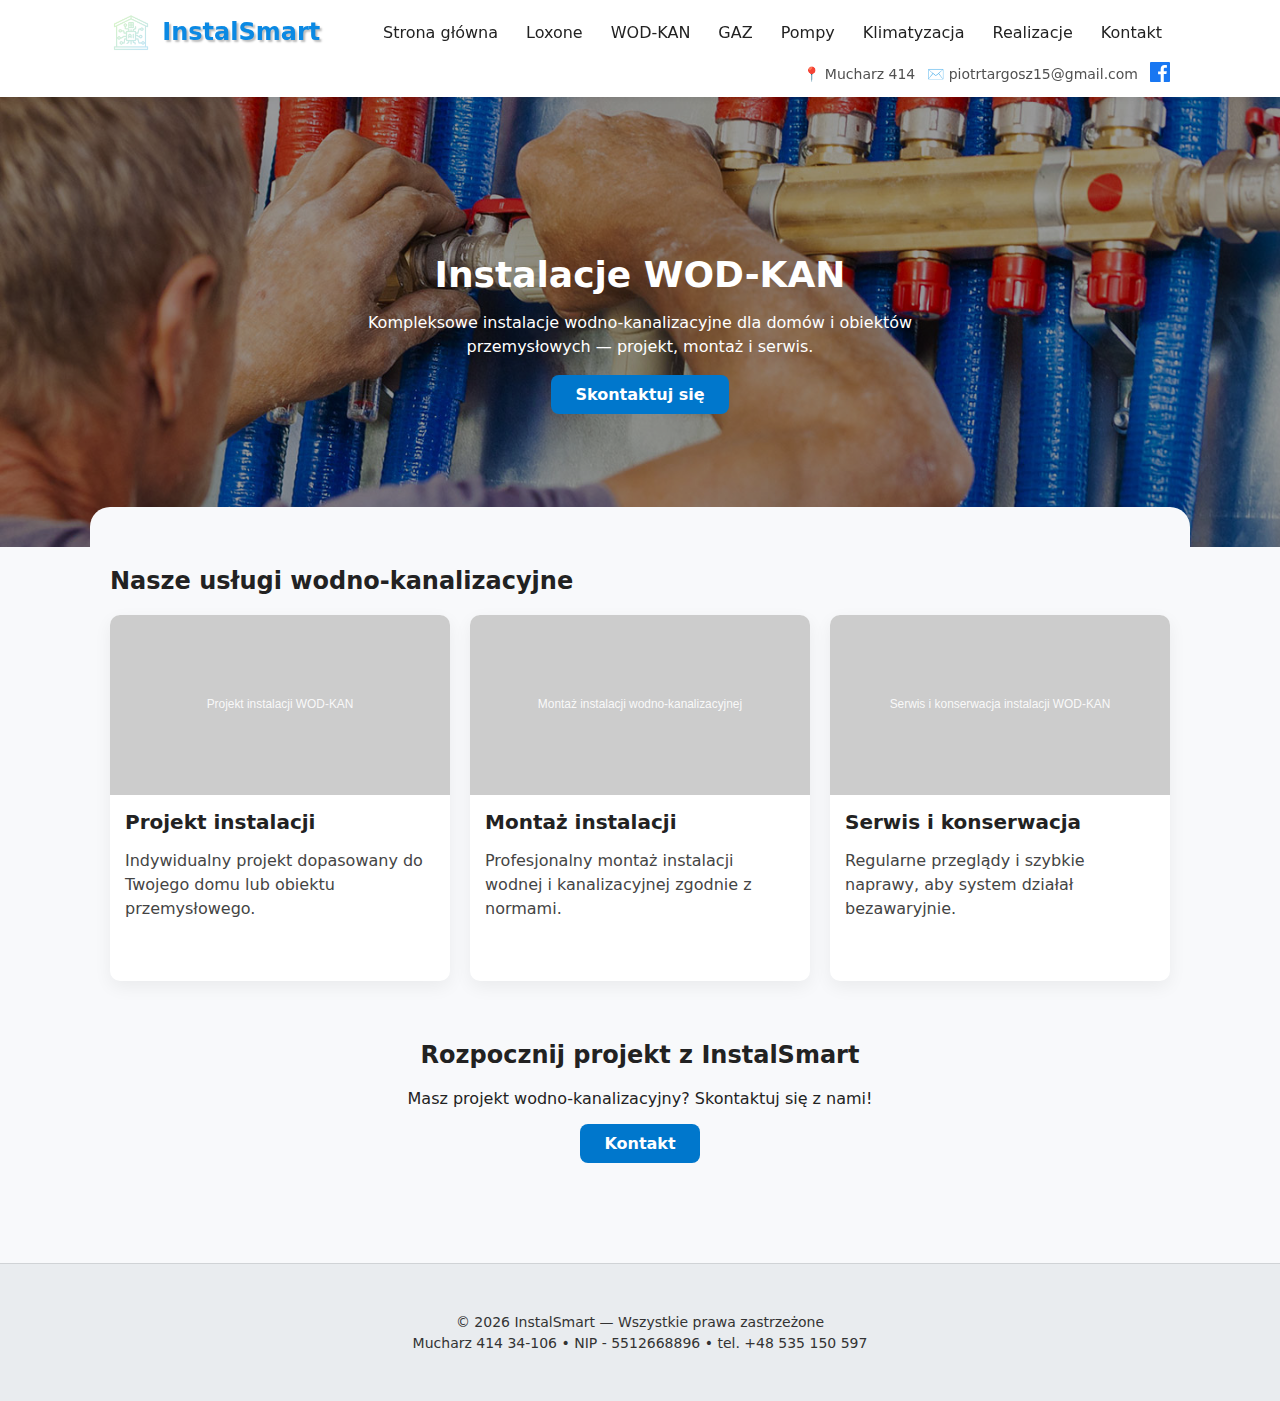
<file: wod-kan.html>
<!DOCTYPE html>
<html lang="pl">
<head>
  <meta charset="utf-8" />
  <meta name="viewport" content="width=device-width, initial-scale=1" />
  <title>Instalacje WOD-KAN | InstalSmart</title>
  <link rel="stylesheet" href="styles.css">
</head>
<body>
  <div id="site-header"></div>

  <section class="hero">
    <img src="images/wod-kan2.jpg" alt="Instalacje wodno-kanalizacyjne" class="hero-img">
    <div class="hero-overlay"></div>
    <div class="hero-content">
      <h1>Instalacje WOD-KAN</h1>
      <p>Kompleksowe instalacje wodno-kanalizacyjne dla domów i obiektów przemysłowych — projekt, montaż i serwis.</p>
      <a class="btn" href="kontakt.html">Skontaktuj się</a>
    </div>
  </section>

  <main class="main-content container">
    <section class="service-details">
      <h2>Nasze usługi wodno-kanalizacyjne</h2>
      <div class="grid">
        <div class="card">
          <img src="images/wod-kan.webp" alt="Projekt instalacji WOD-KAN" class="placeholder-img" data-alt="Projekt instalacji WOD-KAN">
          <h3>Projekt instalacji</h3>
          <p>Indywidualny projekt dopasowany do Twojego domu lub obiektu przemysłowego.</p>
        </div>

        <div class="card">
          <img src="images/wod-kan.webp" alt="Montaż instalacji wodno-kanalizacyjnej" class="placeholder-img" data-alt="Montaż instalacji wodno-kanalizacyjnej">
          <h3>Montaż instalacji</h3>
          <p>Profesjonalny montaż instalacji wodnej i kanalizacyjnej zgodnie z normami.</p>
        </div>

        <div class="card">
          <img src="images/wod-kan.webp" alt="Serwis i konserwacja instalacji WOD-KAN" class="placeholder-img" data-alt="Serwis i konserwacja instalacji WOD-KAN">
          <h3>Serwis i konserwacja</h3>
          <p>Regularne przeglądy i szybkie naprawy, aby system działał bezawaryjnie.</p>
        </div>
      </div>
    </section>

    <section class="cta">
      <h2>Rozpocznij projekt z InstalSmart</h2>
      <p>Masz projekt wodno-kanalizacyjny? Skontaktuj się z nami!</p>
      <a class="btn" href="kontakt.html">Kontakt</a>
    </section>
  </main>

  <div id="site-footer" class="footer-placeholder"></div>

  <script src="script.js"></script>
</body>
</html>
</file>
<file: styles.css>
:root {
  --accent: #0b78b6;
  --muted: #666;
  --bg: #f8f9fb;
}


* {
  box-sizing: border-box;
}

body {
  font-family: Inter, system-ui, -apple-system, 'Segoe UI', Roboto, 'Helvetica Neue', Arial, sans-serif;
  margin: 0;
  color: #222;
  background: var(--bg);
}

.container {
  max-width: 1100px;
  margin: 0 auto;
  padding: 20px;
}


.header {
  background: #fff;
  box-shadow: 0 2px 6px rgba(0,0,0,.06);
  position: sticky;
  top: 0;
  z-index: 50;
}

.header-inner {
  display: flex;
  justify-content: space-between; 
  align-items: center;
  padding: 12px 20px;
  flex-wrap: wrap;
  gap: 10px;
}

.header .brand {
  display: flex;
  align-items: center;
  gap: 10px;
  font-weight: bold;
  font-size: 1.5rem;
  color: #0b89e3;
  text-shadow: 2px 2px 2px rgb(189, 189, 189);
}

.header .brand .logo {
  height: 40px;
  width: auto;
}

.nav {
  display: flex;
  gap: 12px;
}

.nav a {
  color: #222;
  text-decoration: none;
  padding: 8px;
  transition: color 0.2s ease, opacity 0.2s ease;
}

.nav a:hover {
  color: var(--accent);
  opacity: 0.8;
}

.hamburger {
  display: none;
  background: none;
  border: 0;
  font-size: 24px;
}


.header-meta {
  display: flex;
  align-items: center;
  gap: 12px;
  font-size: 14px;
  margin-left: auto;
}

.meta-link {
  color: #515151;
  text-decoration: none;
  white-space: nowrap;
  transition: color 0.2s ease;
}

.meta-link:hover {
  color: #4f84c9;
}

.facebook-link svg {
  transition: transform 0.2s ease;
}

.facebook-link:hover svg {
  transform: scale(1.1);
}


.hero {
  position: relative;
  height: 50vh;
  width: 100%;
  overflow: hidden;
  display: flex;
  align-items: center;
  justify-content: center;
  text-align: center;
  color: white;
}

.hero-img {
  position: absolute;
  top: 0;
  left: 0;
  width: 100%;
  height: 100%;
  object-fit: cover;
  z-index: 1;
}

.hero-overlay {
  position: absolute;
  inset: 0;
  background: rgba(0,0,0,0.4);
  z-index: 2;
}

.hero-content {
  position: relative;
  z-index: 3;
  max-width: 700px;
  padding: 20px;
}

.hero-content h1 {
  font-size: 36px;
  margin-bottom: 15px;
}

.hero-content p {
  font-size: 16px;
  line-height: 1.5;
}


.btn {
  background: #0077cc;
  color: white;
  padding: 10px 24px;
  border-radius: 8px;
  text-decoration: none;
  font-weight: bold;
  display: inline-block;
  transition: 0.3s ease, transform 0.2s ease;
}

.btn:hover {
  background: #005fa3;
  transform: translateY(-2px);
}


.main-content {
  background: #f8f9fb;
  padding: 40px 20px;
  margin-top: -40px;
  border-radius: 20px 20px 0 0;
  position: relative;
  z-index: 3;
}


.services h2 {
  text-align: center;
  margin: 40px 0 30px;
}

.grid {
  display: grid;
  grid-template-columns: repeat(auto-fit, minmax(260px, 1fr));
  gap: 20px;
}


.card {
  background: #fff;
  border-radius: 10px;
  box-shadow: 0 6px 18px rgba(0,0,0,.06);
  overflow: hidden;
  display: flex;
  flex-direction: column;
  position: relative;
  padding-bottom: 45px;
}

.card img {
  width: 100%;
  height: 180px;
  object-fit: cover; 
  display: block;
  transition: opacity 0.3s ease;
}

.card:hover img {
  opacity: 0.8;
}

.card h3 {
  margin: 15px;
  font-size: 20px;
}

.card p {
  margin: 0 15px 15px;
  color: #444;
  line-height: 1.5;
}

.card-link {
  position: absolute;
  bottom: 10px;
  left: 50%;
  transform: translateX(-50%);
  color: #0077cc;
  text-decoration: none;
  font-weight: 600;
  transition: color 0.3s ease;
}

.card-link:hover {
  color: #003b65;
  text-decoration: underline;
}


.cta {
  text-align: center;
  margin-top: 60px;
}


.gallery {
  display: flex;
  gap: 10px;
  flex-wrap: wrap;
}

.gallery img {
  width: 100%;
  height: 200px;
  object-fit: cover;
  border-radius: 8px;
}


.contact-form {
  display: grid;
  gap: 10px;
  max-width: 600px;
}

.contact-form label {
  display: flex;
  flex-direction: column;
  font-size: 14px;
}

.contact-form input,
.contact-form textarea {
  padding: 8px;
  border: 1px solid #ddd;
  border-radius: 6px;
}


#site-footer {
  background: #e9ecef;
  color: #333;
  text-align: center;
  padding: 25px 15px;
  margin-top: 60px;
  font-size: 14px;
  border-top: 1px solid #d0d3d6;
}

#site-footer p {
  margin: 5px 0;
}


@media (max-width: 900px) {
  .grid {
    grid-template-columns: repeat(2, 1fr);
  }

  .header-inner {
    flex-direction: column;
    align-items: center;
  }

  .header-meta {
    margin-left: 0;
    justify-content: center;
    flex-wrap: wrap;
  }
}

@media (max-width: 768px) {
  .hero {
    height: 40vh;
  }

  .hero-content {
    position: relative;
    z-index: 10; 
  }

  .hero-content h1 {
    font-size: 28px;
  }

  .hero-content p {
    font-size: 14px;
  }

  .main-content {
    margin-top: 0;       
    padding-top: 40px;   
  }

  .card img {
    height: 150px;
    object-fit: contain;  
  }
}

@media (max-width: 600px) {
  .grid {
    grid-template-columns: 1fr;
  }

  .nav {
    display: none;
  }

  .hamburger {
    display: block;
  }
}
</file>
